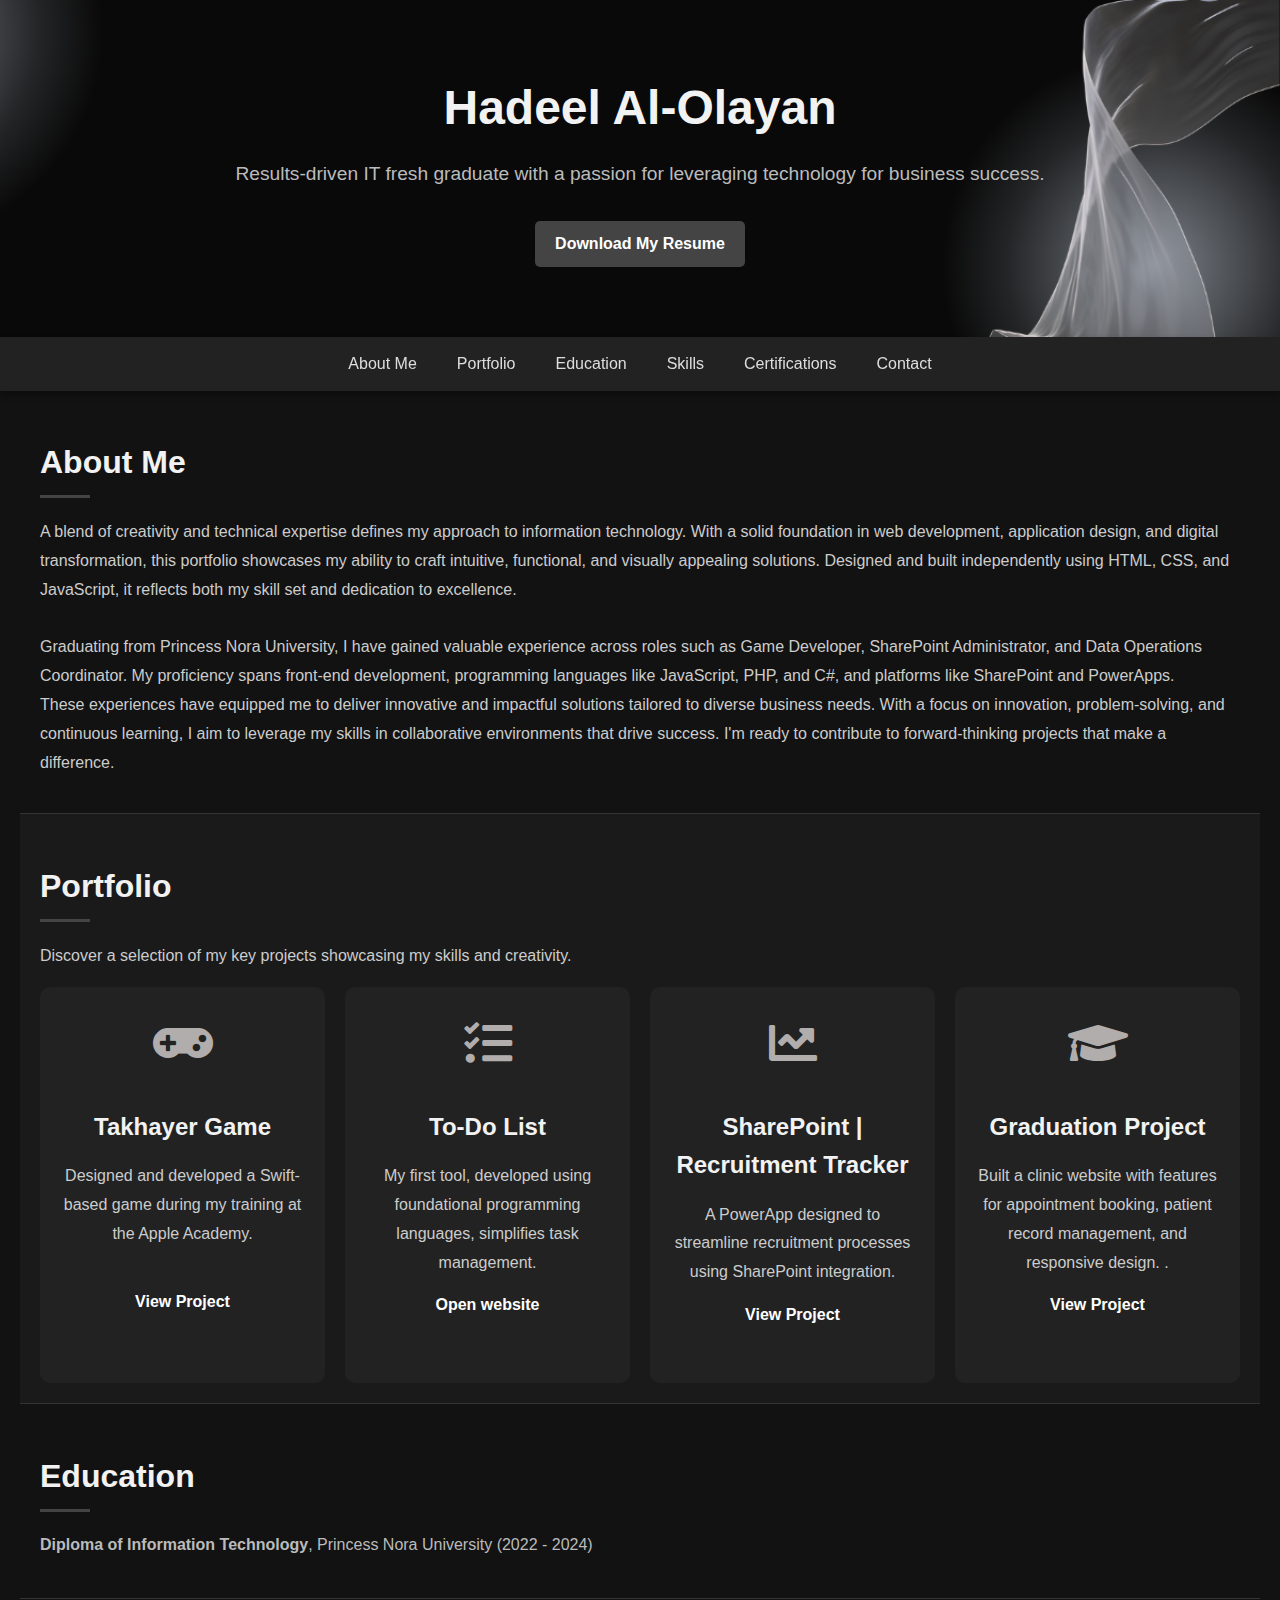
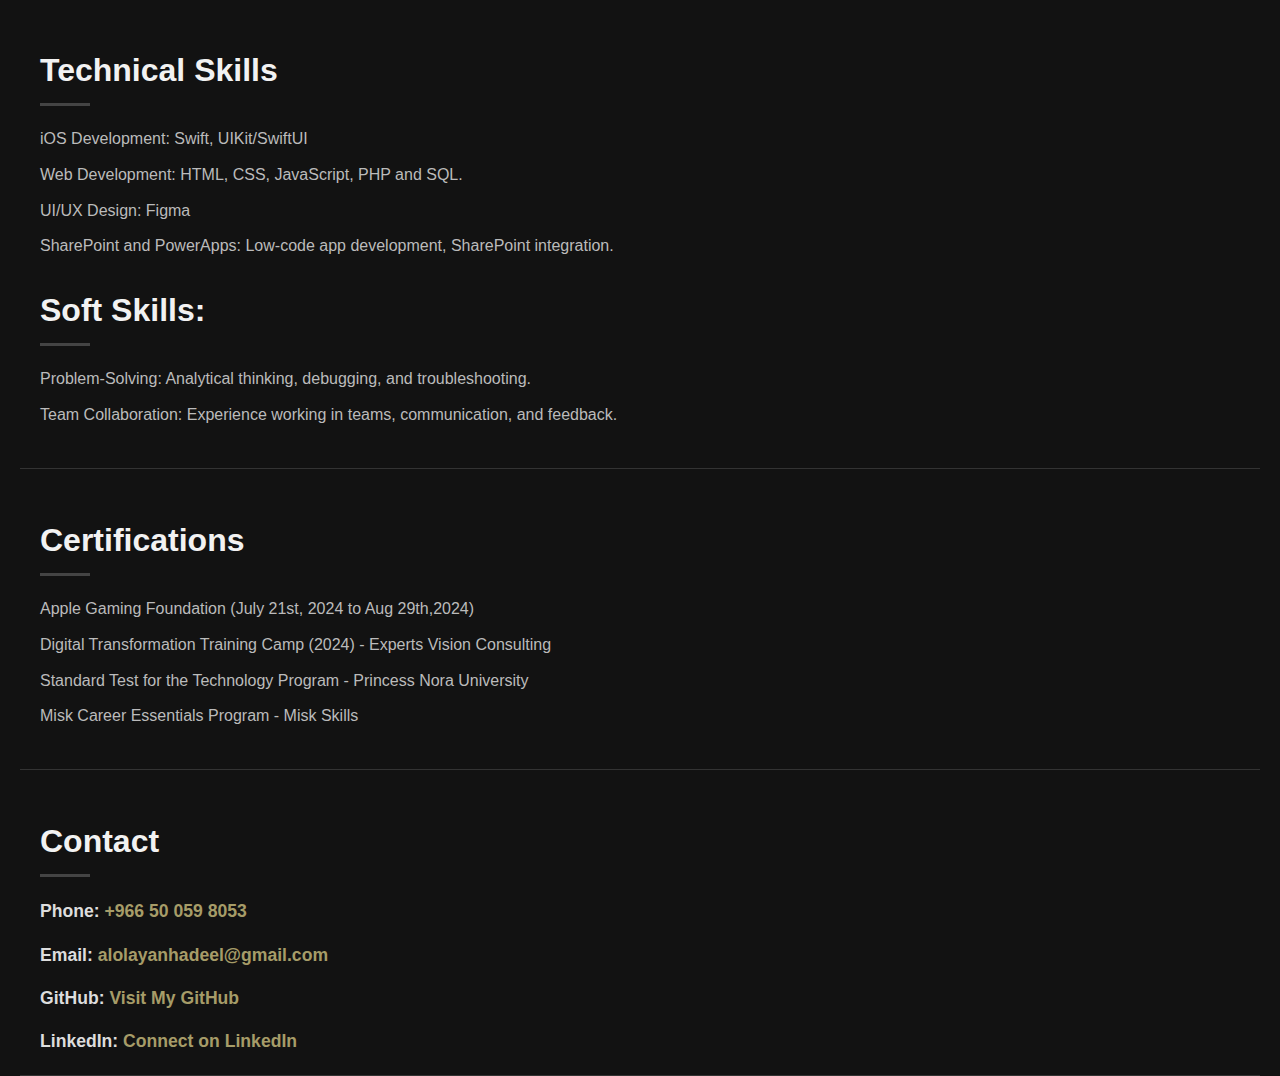
<file: index.html>
<!DOCTYPE html>
<html lang="en">
<head>
    <meta charset="UTF-8">
    <meta name="viewport" content="width=device-width, initial-scale=1.0">
    <title>Hadeel Al-Olayan - Portfolio</title>
    <link rel="icon" href="Hadeel Alolayan.png" type="image/png">
    <link href="https://cdnjs.cloudflare.com/ajax/libs/font-awesome/5.15.4/css/all.min.css" rel="stylesheet">
    <style>
        body {
            font-family: Arial, sans-serif;
            margin: 0;
            padding: 0;
            line-height: 1.6;
            background-color: #121212;
            color: #ddd;
        }

        .container {
            max-width: 1200px;
            margin: 0 auto;
            padding: 20px;
        }

        header {
    background: url('Hadeel Al-Olayan.png') no-repeat center center;
    background-size: cover;
    color: #fff;
    text-align: center;
    padding: 50px 0;
}


        header h1 {
            font-size: 3em;
            margin: 0;
            font-weight: bold;
            color: #f2f2f2;
        }

        header p {
            font-size: 1.2em;
            margin: 10px 0;
            color: #bbb;
        }

        .btn-download {
            display: inline-block;
            margin-top: 20px;
            padding: 10px 20px;
            background: #444;
            color: #fff;
            text-decoration: none;
            font-weight: bold;
            border-radius: 5px;
            transition: background-color 0.3s;
        }

        .btn-download:hover {
            background: #666;
        }

        nav {
            background: #222;
            position: sticky;
            top: 0;
            z-index: 1000;
            box-shadow: 0 4px 6px rgba(0, 0, 0, 0.3);
        }

        nav ul {
            margin: 0;
            padding: 0;
            list-style: none;
            display: flex;
            justify-content: center;
        }

        nav ul li {
            margin: 0;
        }

        nav ul li a {
            color: #ddd;
            text-decoration: none;
            padding: 14px 20px;
            display: block;
            transition: background-color 0.3s ease;
        }

        nav ul li a:hover,
        nav ul li a.active {
            background-color: #444;
            color: #fff;
        }

       
        section {
            padding: 50px 0;
            border-bottom: 1px solid #333;
        }

        h2 {
            font-size: 2em;
            font-weight: bold;
            margin-bottom: 20px;
            color: #f2f2f2;
            text-align: left;
            position: relative;
            padding-bottom: 10px;
        }

        h2::after {
            content: '';
            position: absolute;
            left: 0;
            bottom: 0;
            width: 50px;
            height: 3px;
            background: #444;
        }

        p {
            color: #ccc;
            line-height: 1.8;
        }

        ul {
            padding: 0;
            list-style: none;
            margin: 0 0 20px;
        }

        ul li {
            margin-bottom: 10px;
            color: #bbb;
        }

       
        #portfolio {
            background-color: #1a1a1a;
        }

        .portfolio-grid {
            display: grid;
            grid-template-columns: repeat(auto-fit, minmax(280px, 1fr));
            gap: 20px;
        }

        .portfolio-item {
            background-color: #222;
            border-radius: 10px;
            padding: 20px;
            text-align: center;
            transition: transform 0.3s, box-shadow 0.3s;
        }

        .portfolio-item:hover {
            transform: translateY(-5px);
            box-shadow: 0 10px 15px rgba(0, 0, 0, 0.3);
        }

        .portfolio-icon {
            font-size: 3em;
            color: #b1adad;
            margin-bottom: 15px;
        }

        .portfolio-item h3 {
            font-size: 1.5em;
            color: #f2f2f2;
            margin-bottom: 10px;
        }

        .portfolio-item p {
            font-size: 1em;
            color: #ccc;
            margin-bottom: 15px;
        }

        .portfolio-item a {
            color: #fff;
            font-weight: bold;
            text-decoration: none;
            transition: color 0.3s;
        }

        .portfolio-item a:hover {
            color: #fff;
        }

       
        .portfolio-item a::after {
            content: '↓'; 
            display: block;
            font-size: 1.2em;
            color: #a69c68;
            opacity: 0; 
            transition: opacity 0.3s ease;
            margin-top: 5px;
        }

        .portfolio-item a:hover::after {
            opacity: 1; 
        }

        footer {
            background: #1c1c1c;
            color: #bbb;
            text-align: center;
            padding: 20px 0;
        }
    

    </style>
</head>
<body>
    <header>
        <div class="container">
            <h1>Hadeel Al-Olayan</h1>
            <p>Results-driven IT fresh graduate with a passion for leveraging technology for business success.</p>
            <a href="resume.pdf" class="btn-download" download>Download My Resume</a>
        </div>
    </header>

    <nav>
      <ul>
          <li><a href="#about">About Me</a></li>
          <li><a href="#portfolio">Portfolio</a></li> 
          <li><a href="#education">Education</a></li> 
          <li><a href="#skills">Skills</a></li>
          <li><a href="#certifications">Certifications</a></li>
          <li><a href="#contact">Contact</a></li>
      </ul>
  </nav>
  

    <section id="about" class="container">
        <h2>About Me</h2>
        <p>A blend of creativity and technical expertise defines my approach to information technology. With a solid foundation in web development, application design, and digital transformation, this portfolio showcases my ability to craft intuitive, functional, and visually appealing solutions. Designed and built independently using HTML, CSS, and JavaScript, it reflects both my skill set and dedication to excellence.

        <br><br>
        Graduating from Princess Nora University, I have gained valuable experience across roles such as Game Developer, SharePoint Administrator, and Data Operations Coordinator. My proficiency spans front-end development, programming languages like JavaScript, PHP, and C#, and platforms like SharePoint and PowerApps.<br> These experiences have equipped me to deliver innovative and impactful solutions tailored to diverse business needs.
            
            With a focus on innovation, problem-solving, and continuous learning, I aim to leverage my skills in collaborative environments that drive success. I'm ready to contribute to forward-thinking projects that make a difference.</p>
    </section>

    <section id="portfolio" class="container">
        <h2>Portfolio</h2>
        <p>Discover a selection of my key projects showcasing my skills and creativity.</p>
        <div class="portfolio-grid">
         
            <div class="portfolio-item">
                <div class="portfolio-icon">
                    <i class="fas fa-gamepad"></i>
                </div>
                <h3>Takhayer Game</h3>
                <p>Designed and developed a Swift-based game during my training at the Apple Academy.</p>
                <a href="takhayer-game.html"><br>View Project</a>
            </div>
     
            <div class="portfolio-item">
                <div class="portfolio-icon">
                    <i class="fas fa-tasks"></i>
                </div>
                <h3>To-Do List</h3>
                <p>My first tool, developed using foundational programming languages, simplifies task management.</p>
                <a href="todo.html">Open website</a>
            </div>
           
            <div class="portfolio-item">
                <div class="portfolio-icon">
                    <i class="fas fa-chart-line"></i>
                </div>
                <h3>SharePoint | Recruitment Tracker</h3>
                <p>A PowerApp designed to streamline recruitment processes using SharePoint integration.</p>
                <a href="recruitment-tracker.html">View Project</a>
            </div>
          
            <div class="portfolio-item">
                <div class="portfolio-icon">
                    <i class="fas fa-graduation-cap"></i>
                </div>
                <h3>Graduation Project</h3>
                <p>Built a clinic website with features for appointment booking, patient record management, and responsive design.                    .</p>
                <a href="graduation-project.html">View Project</a>
            </div>
        </div>
    </section>

    <section id="education" class="container">
        <h2>Education</h2>
        <ul>
            <li><strong>Diploma of Information Technology</strong>, Princess Nora University (2022 - 2024)</li>
        </ul>
    </section>

    <section id="skills" class="container">
        <h2>Technical Skills</h2>
        <ul>
            <li>iOS Development: Swift, UIKit/SwiftUI</li>
            <li>Web Development: HTML, CSS, JavaScript, PHP and SQL.</li>
            <li>UI/UX Design: Figma</li>
            <li>SharePoint and PowerApps: Low-code app development, SharePoint integration.</li>
           

            <h2>Soft Skills:</h2>
            <li> Problem-Solving: Analytical thinking, debugging, and troubleshooting.</li>
            <li>Team Collaboration: Experience working in teams, communication, and feedback.</li>

        </ul>
    </section>

    <section id="certifications" class="container">
        <h2>Certifications</h2>
        <ul>
            <li>Apple Gaming Foundation (July 21st, 2024 to Aug 29th,2024) </li>
            <li>Digital Transformation Training Camp (2024) - Experts Vision Consulting</li>
            <li>Standard Test for the Technology Program - Princess Nora University</li>
            <li>Misk Career Essentials Program - Misk Skills</li>
        </ul>
    </section>

    <section id="contact" class="container">
        <h2>Contact</h2>
        <div style="display: flex; flex-direction: column; gap: 15px; font-size: 1.1em;">
        
            <div>
                <strong>Phone:</strong> 
                <a href="#" onclick="copyToClipboard('+966500598053')">+966 50 059 8053</a>
            </div>
          
            <div>
                <strong>Email:</strong> 
                <a href="#" onclick="copyToClipboard('alolayanhadeel@gmail.com')">alolayanhadeel@gmail.com</a>
            </div>
      
            <div>
                <strong>GitHub:</strong> 
                <a href="https://github.com/HadeelAlolayan" target="_blank">Visit My GitHub</a>
            </div>
       
            <div>
                <strong>LinkedIn:</strong> 
                <a href="https://www.linkedin.com/in/hadeel-alolayan-4b4bb4275" target="_blank">Connect on LinkedIn</a>
            </div>
        </div>
    </section>
    
    <script>
        function copyToClipboard(text) {
            navigator.clipboard.writeText(text).then(() => {
                alert(text + " has been copied!");
            }).catch(err => {
                alert("Failed to copy: " + err);
            });
        }
    </script>
    
    <style>
      
        #contact a {
            color: #a69c68; 
            text-decoration: none;
            font-weight: bold; 
            transition: color 0.3s ease; 
        }
    
        #contact a:hover {
            color: #fff; 
        }
    </style>
     
    <script>
        document.querySelectorAll('nav ul li a').forEach(anchor => {
            anchor.addEventListener('click', function(e) {
                e.preventDefault();
                document.querySelector(this.getAttribute('href')).scrollIntoView({
                    behavior: 'smooth'
                });
            });
        });
    </script>
</body>
</html>
</file>
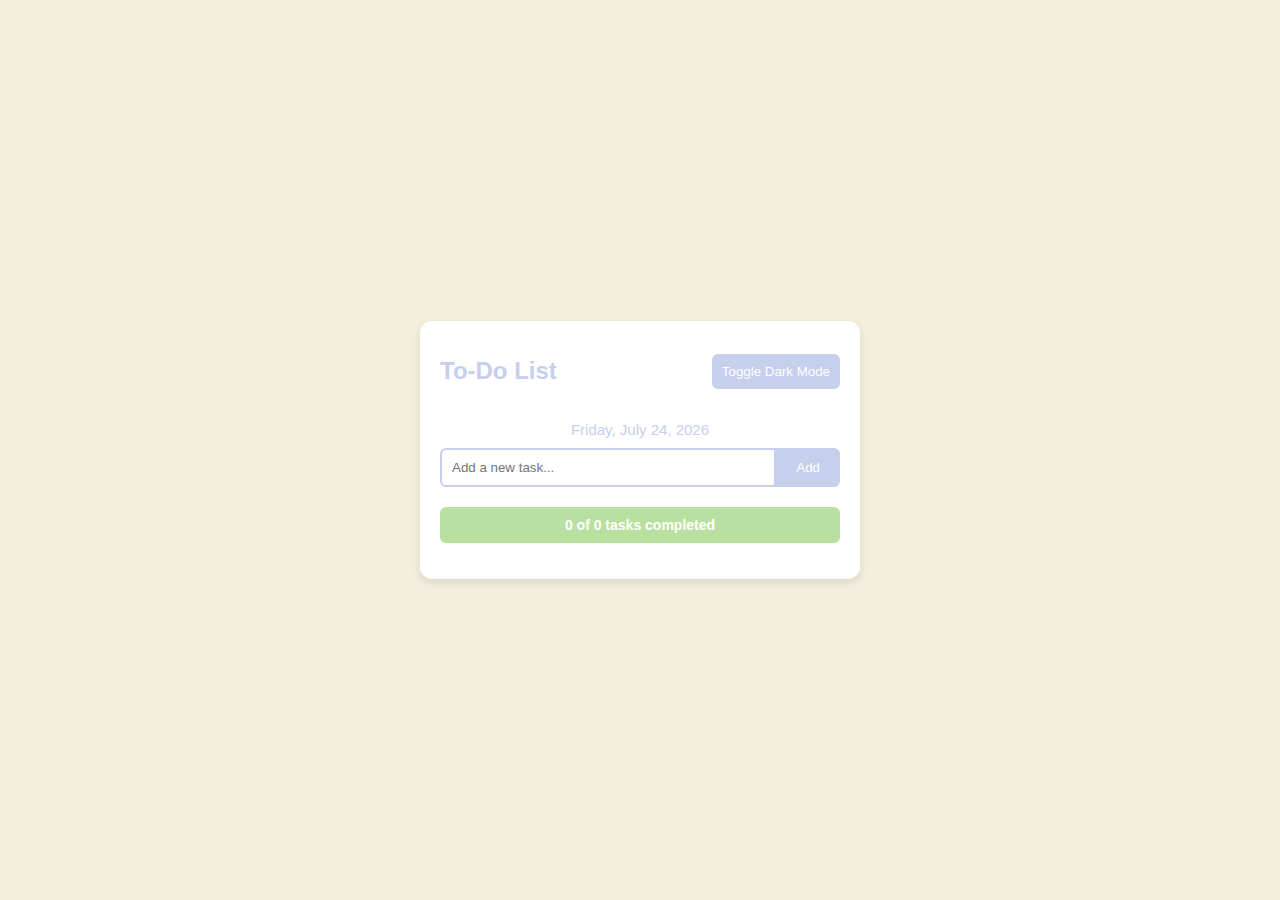
<file: __ToDo v2.html>
<!DOCTYPE html>
<html lang="en">
<head>
    <meta charset="UTF-8">
    <meta name="viewport" content="width=device-width, initial-scale=1.0">
    <title>To-Do List</title>
    <link rel="icon" href="data:image/svg+xml,<svg xmlns='http://www.w3.org/2000/svg' viewBox='0 0 100 100'><circle cx='50' cy='50' r='50' fill='%23fbaed2'/></svg>">
    <link rel="stylesheet" href="https://cdnjs.cloudflare.com/ajax/libs/font-awesome/6.0.0-beta3/css/all.min.css" integrity="sha512-Fo3rlrZj/k7ujTnHg4C+6Mrj78kf20NsBz7Sn07wQ3xUp5q6hP4sf5qzC2ttX39Y6TP1KH75BwksmCf86vc6jQ==" crossorigin="anonymous" referrerpolicy="no-referrer" />
    <style>
        :root {
            --background-light: #F4EEDD;
            --text-light: #333;
            --card-light: #FFFFFF;
            --border-light: #C6CFEC;
            --button-light: #C6CFEC;
            --button-hover-light: #A8B4DF;
            --completed-light: #F4EEDD;

            --background-dark: #2E2E2E;
            --text-dark: #F4EEDD;
            --card-dark: #3E3E3E;
            --border-dark: #A8B4DF;
            --button-dark: #6A8FDB;
            --button-hover-dark: #5C7FC4;
            --completed-dark: #555555;
        }

        body {
            margin: 0;
            font-family: Arial, sans-serif;
            display: flex;
            justify-content: center;
            align-items: center;
            height: 100vh;
            background-color: var(--background-light);
            color: var(--text-light);
            transition: background-color 0.3s, color 0.3s;
        }

        .container {
            background-color: var(--card-light);
            border-radius: 12px;
            box-shadow: 0 4px 8px rgba(0, 0, 0, 0.1);
            padding: 20px;
            width: 90%;
            max-width: 400px;
            transition: background-color 0.3s, color 0.3s;
        }

        .header {
            display: flex;
            justify-content: space-between;
            align-items: center;
            margin-bottom: 20px;
        }

        .header h1 {
            font-size: 24px;
            color: var(--border-light);
        }

        .toggle-button button {
            padding: 10px;
            border: none;
            background-color: var(--button-light);
            color: white;
            border-radius: 6px;
            cursor: pointer;
            transition: background-color 0.3s;
        }

        .toggle-button button:hover {
            background-color: var(--button-hover-light);
        }

        .date-display {
            font-size: 15px;
            color: var(--button-light);
            margin-bottom: 10px;
            text-align: center;
        }

        .task-input {
            display: flex;
            margin-bottom: 20px;
        }

        .task-input input {
            flex: 1;
            padding: 10px;
            border: 2px solid var(--border-light);
            border-radius: 6px 0 0 6px;
            outline: none;
        }

        .task-input button {
            padding: 10px 20px;
            border: none;
            background-color: var(--button-light);
            color: white;
            border-radius: 0 6px 6px 0;
            cursor: pointer;
            transition: background-color 0.3s;
        }

        .task-input button:hover {
            background-color: var(--button-hover-light);
        }

        .task-list {
            list-style: none;
            padding: 0;
        }

        .task-list li {
            display: flex;
            justify-content: center;
            align-items: center;
            padding: 10px;
            border: 2px solid var(--border-light);
            border-radius: 6px;
            margin-bottom: 10px;
            background-color: var(--card-light);
            transition: background-color 0.3s, color 0.3s;
            text-align: center;
        }

        .task-list li .task-text {
            flex: 1;
            color: var(--text-light);
            text-align: center;
        }

        .task-list li.completed .task-text {
            text-decoration: line-through;
            color: var(--completed-light);
        }

        .task-list li .btn-group {
            display: flex;
            gap: 10px;
        }

        .task-list li .btn-group button {
            border: none;
            padding: 5px 10px;
            border-radius: 4px;
            cursor: pointer;
        }

        .task-list li .btn-group .delete-btn {
            background-color: #FF6B6B;
            color: white;
        }

        .task-list li .btn-group .complete-btn {
            background-color: #D7E3AB;
            color: white;
        }

        .progress {
            text-align: center;
            margin: 10px 0;
            font-size: 14px;
            font-weight: bold;
            background-color: #B8E0A0;
            padding: 10px;
            border-radius: 6px;
            color: #fff;
        }

        .dark-mode {
            --background-light: var(--background-dark);
            --text-light: var(--text-dark);
            --card-light: var(--card-dark);
            --border-light: var(--border-dark);
            --button-light: var(--button-dark);
            --button-hover-light: var(--button-hover-dark);
            --completed-light: var(--completed-dark);
        }
    </style>
</head>
<body>
    <div class="container">
        <div class="header">
            <h1>To-Do List</h1>
            <div class="toggle-button">
                <button onclick="toggleDarkMode()">Toggle Dark Mode</button>
            </div>
        </div>
        <div class="date-display" id="dateDisplay"></div>
        <div class="task-input">
            <input type="text" id="taskInput" placeholder="Add a new task..." onkeypress="if(event.key === 'Enter') addTask();">
            <button onclick="addTask()">Add</button>
        </div>
        <div class="progress" id="progressDisplay">0 of 0 tasks completed</div>
        <ul class="task-list" id="taskList"></ul>
    </div>

    <script>
        function displayDate() {
            const dateDisplay = document.getElementById('dateDisplay');
            const today = new Date();
            const options = { weekday: 'long', year: 'numeric', month: 'long', day: 'numeric' };
            dateDisplay.textContent = today.toLocaleDateString('en-US', options);
        }

        function updateProgress() {
            const tasks = document.querySelectorAll('#taskList li');
            const completedTasks = document.querySelectorAll('#taskList li.completed');
            const progressDisplay = document.getElementById('progressDisplay');
            progressDisplay.textContent = `${completedTasks.length} of ${tasks.length} tasks completed`;
        }

        function addTask() {
            const taskInput = document.getElementById('taskInput');
            const taskText = taskInput.value.trim();

            if (taskText === '') {
                alert('Please enter a task.');
                return;
            }

            const taskList = document.getElementById('taskList');
            const listItem = document.createElement('li');

            listItem.innerHTML = `
                <span class="task-text">${taskText}</span>
                <div class="btn-group">
                    <button class="complete-btn" onclick="toggleComplete(this)">Complete</button>
                    <button class="delete-btn" onclick="deleteTask(this)">Delete</button>
                </div>
            `;

            taskList.appendChild(listItem);
            taskInput.value = '';
            updateProgress();
        }

        function toggleComplete(button) {
            const taskItem = button.parentElement.parentElement;
            taskItem.classList.toggle('completed');
            if (taskItem.classList.contains('completed')) {
                button.textContent = "Uncomplete";
            } else {
                button.textContent = "Complete";
            }
            updateProgress();
        }

        function deleteTask(button) {
            const taskItem = button.parentElement.parentElement;
            taskItem.remove();
            updateProgress();
        }

        function toggleDarkMode() {
            document.body.classList.toggle('dark-mode');
        }

        displayDate();
    </script>
</body>
</html>
</file>
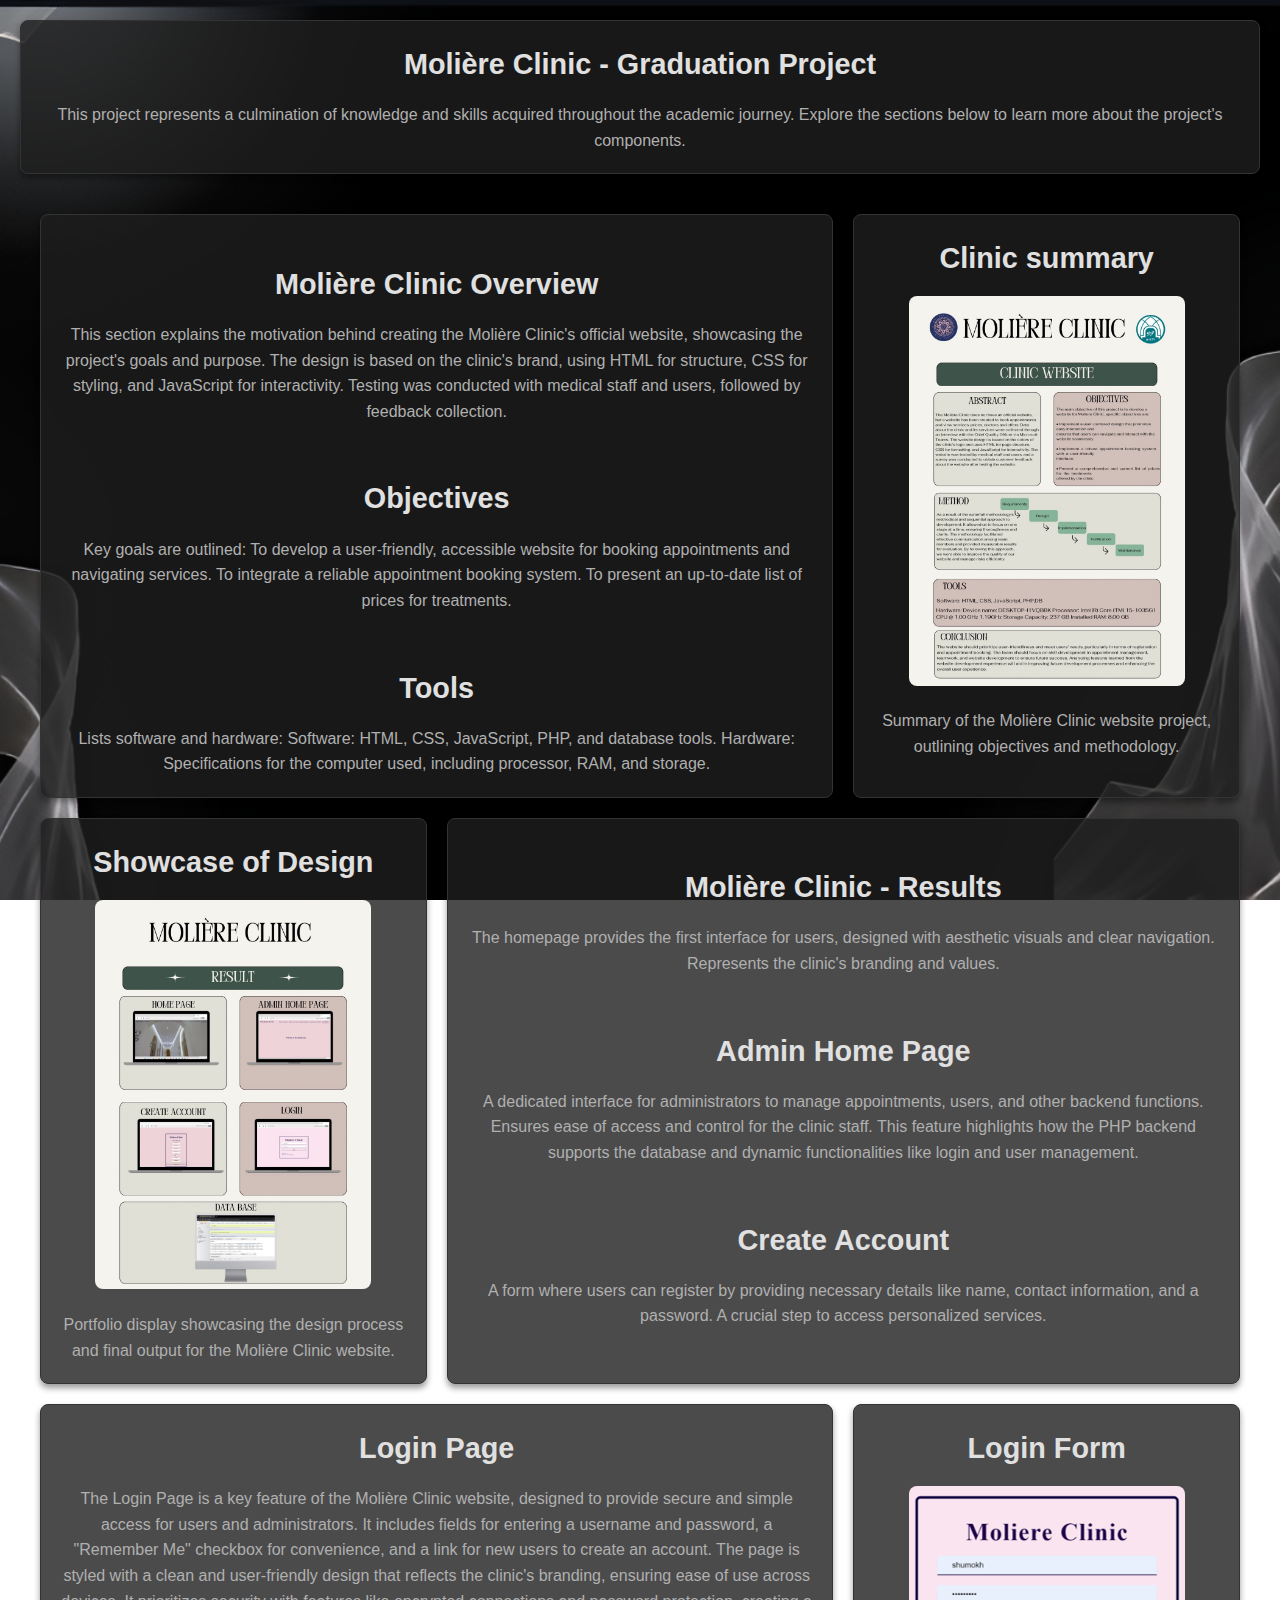
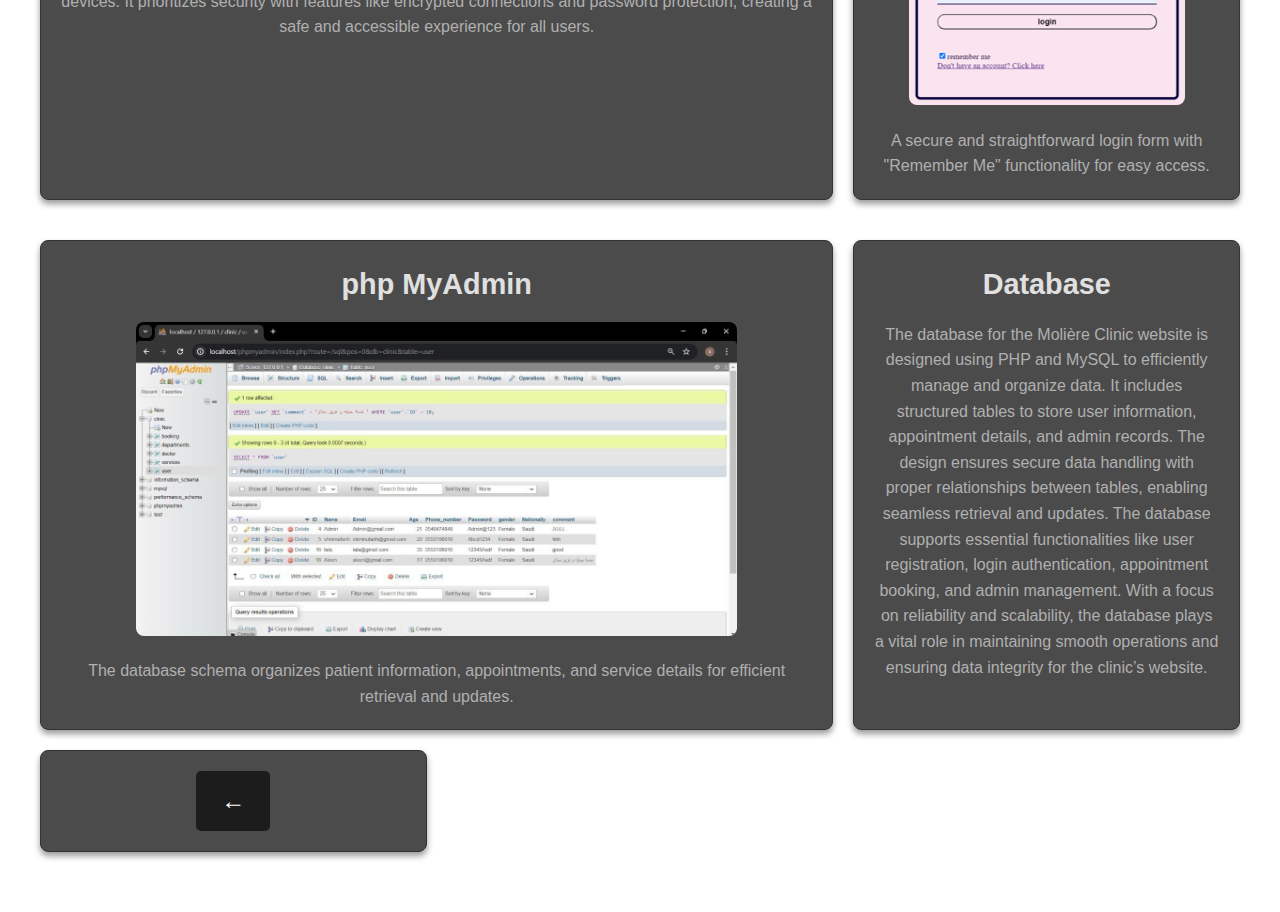
<file: graduation-project.html>
<!DOCTYPE html> 
<html lang="en">
<head>
  <meta charset="UTF-8">
  
  <meta name="viewport" content="width=device-width, initial-scale=1.0">
  <link rel="icon" href="Hadeel Alolayan.png" type="image/png">
  <title>Graduation Project</title>
  <style>
    * {
      margin: 0;
      padding: 0;
      box-sizing: border-box;
    }
    body {
      font-family: 'Arial', sans-serif;
      background: url('bg.png') no-repeat center center fixed; 
      background-size: cover; 
      color: #333;
      line-height: 1.6;
      padding: 20px;
      min-height: 100vh;
    }

    .grid {
      display: grid;
      grid-template-columns: repeat(3, 1fr);
      gap: 20px;
      margin: 40px auto;
      max-width: 1200px;
    }

    .full-width {
      grid-column: span 2;
    }

    .section {
      background-color: rgba(30, 30, 30, 0.8); 
      border: 1px solid #333;
      border-radius: 8px;
      box-shadow: 0 4px 6px rgba(0, 0, 0, 0.4);
      padding: 20px;
      overflow: hidden;
      text-align: center;
      transition: transform 0.3s ease, box-shadow 0.3s ease;
    }

    .section:hover {
      transform: translateY(-5px);
      box-shadow: 0 8px 12px rgba(0, 0, 0, 0.6);
    }

    .section img {
      width: 80%;
      height: auto;
      border-radius: 8px;
      margin-bottom: 15px;
    }

    h1, h2, h3 {
      font-family: 'Oswald', sans-serif;
      margin-bottom: 10px;
    }

    h1 {
      font-size: 2.5rem;
      text-align: center;
      color: #f5f5f5;
      margin-bottom: 20px;
    }

    h2 {
      font-size: 1.8rem;
      margin-bottom: 15px;
      color: #e0e0e0;
    }

    h3 {
      font-size: 1.2rem;
      margin-bottom: 5px;
    }

    p {
      font-size: 1rem;
      color: #b0b0b0;
    }

   
    .circle-container {
      display: flex;
      justify-content: space-around;
      margin-top: 20px;
    }

    .circle {
      width: 80px;
      height: 80px;
      border-radius: 50%;
      background-color: #333;
      display: flex;
      justify-content: center;
      align-items: center;
      font-size: 1.2rem;
      font-weight: bold;
      color: #333;
      cursor: pointer;
      transition: background-color 0.3s ease, transform 0.3s ease;
    }

    .circle:hover {
      background-color: #fff;
      color: #b0b0b0;
      transform: scale(1.1);
    }

   
    footer {
      text-align: center;
      margin-top: 40px;
      font-size: 0.9rem;
      color: #333;
    }

    footer a {
      text-decoration: none;
      color: #333;
    }

    footer a:hover {
      text-decoration: underline;
    }

    
    .home-button {
      display: inline-block;
      padding: 12px 25px;
      font-size: 1.5rem;
      font-weight: 600;
      color: #fff;
      background-color: #1c1c1c;
      border-radius: 5px;
      text-decoration: none;
      transition: background-color 0.3s ease, transform 0.3s ease;
      text-align: center;
      line-height: 1.5;
    }

    .home-button:hover {
      background-color: #0d0d0d;
      transform: translateY(-2px);
    }
  </style>
</head>
<body>

  <div class="section">
    <h2>Molière Clinic - Graduation Project </h2>
    <p>
      This project represents a culmination of knowledge and skills acquired throughout the academic journey. Explore the sections below to learn more about the project's components.
    </p>
  </div>

  <div class="grid">
   
    <div class="section full-width">
      <br><h2>Molière Clinic Overview</h2>
      <p>
        This section explains the motivation behind creating the Molière Clinic's official website, showcasing the project's goals and purpose. The design is based on the clinic's brand, using HTML for structure, CSS for styling, and JavaScript for interactivity. Testing was conducted with medical staff and users, followed by feedback collection.
      </p><br><br>
      <h2>Objectives</h2>
      <p>Key goals are outlined:
        To develop a user-friendly, accessible website for booking appointments and navigating services.
        To integrate a reliable appointment booking system.
        To present an up-to-date list of prices for treatments.
        </p><br><br>
        <h2>Tools</h2> 
        <p>Lists software and hardware:
          Software: HTML, CSS, JavaScript, PHP, and database tools.
          Hardware: Specifications for the computer used, including processor, RAM, and storage.</p>
    </div>

   
    <div class="section">
      <h2>Clinic summary</h2>
      <img src="Molier 0 .jpg" alt="Main Interface">
      <p>Summary of the Molière Clinic website project, outlining objectives and methodology.     </p>
    </div>

    
    <div class="section">
      <h2>Showcase of Design</h2>
      <img src="Molier 1.jpg" alt="Additional Features">
      <p>
        Portfolio display showcasing the design process and final output for the Molière Clinic website.
      </p>
    </div>

    
    <div class="section full-width">
     <br> <h2>Molière Clinic - Results</h2>
      <p>The homepage provides the first interface for users, designed with aesthetic visuals and clear navigation.
        Represents the clinic's branding and values.</p><br><br>
        <h2>Admin Home Page</h2>
        <p>A dedicated interface for administrators to manage appointments, users, and other backend functions. Ensures ease of access and control for the clinic staff.
        This feature highlights how the PHP backend supports the database and dynamic functionalities like login and user management.
      </p><br><br>
      <h2>Create Account </h2>
      <p>A form where users can register by providing necessary details like name, contact information, and a password. A crucial step to access personalized services.</p>
    </div>
    <div class="section full-width">
        <h2>Login Page</h2>
        <p>
          The Login Page is a key feature of the Molière Clinic website, designed to provide secure and simple access for users and administrators. It includes fields for entering a username and password, a "Remember Me" checkbox for convenience, and a link for new users to create an account. The page is styled with a clean and user-friendly design that reflects the clinic's branding, ensuring ease of use across devices. It prioritizes security with features like encrypted connections and password protection, creating a safe and accessible experience for all users.</p>
      </div>
  
     
      <div class="section">
        <h2>Login Form</h2>
        <img src="login.png" alt="Login Page">
        <p>
         A secure and straightforward login form with "Remember Me" functionality for easy access.
        </p>
      </div>
  </div>
  <div class="grid">
    <div class="section full-width">
      <h2>php MyAdmin </h2>
      <img src="php.jpg" alt="Database Structure">
      <p>
        The database schema organizes patient information, appointments, and service details for efficient retrieval and updates.
       </p>
    </div>

    <div class="section">
      <h2>Database</h2>
      <p>
       The database for the Molière Clinic website is designed using PHP and MySQL to efficiently manage and organize data. It includes structured tables to store user information, appointment details, and admin records. The design ensures secure data handling with proper relationships between tables, enabling seamless retrieval and updates. The database supports essential functionalities like user registration, login authentication, appointment booking, and admin management. With a focus on reliability and scalability, the database plays a vital role in maintaining smooth operations and ensuring data integrity for the clinic’s website.
      </p>
    </div>

<div class="section">
    <a href="index.html" class="home-button" title="Back to Home Page">
      &#x2190;
    </a>
  </div>

  <script>
   
    function updateProgress(element) {
      const currentProgress = element.innerText;
      alert(`You clicked on progress: ${currentProgress}`);
    }
  </script>
</body>
</html>
</file>
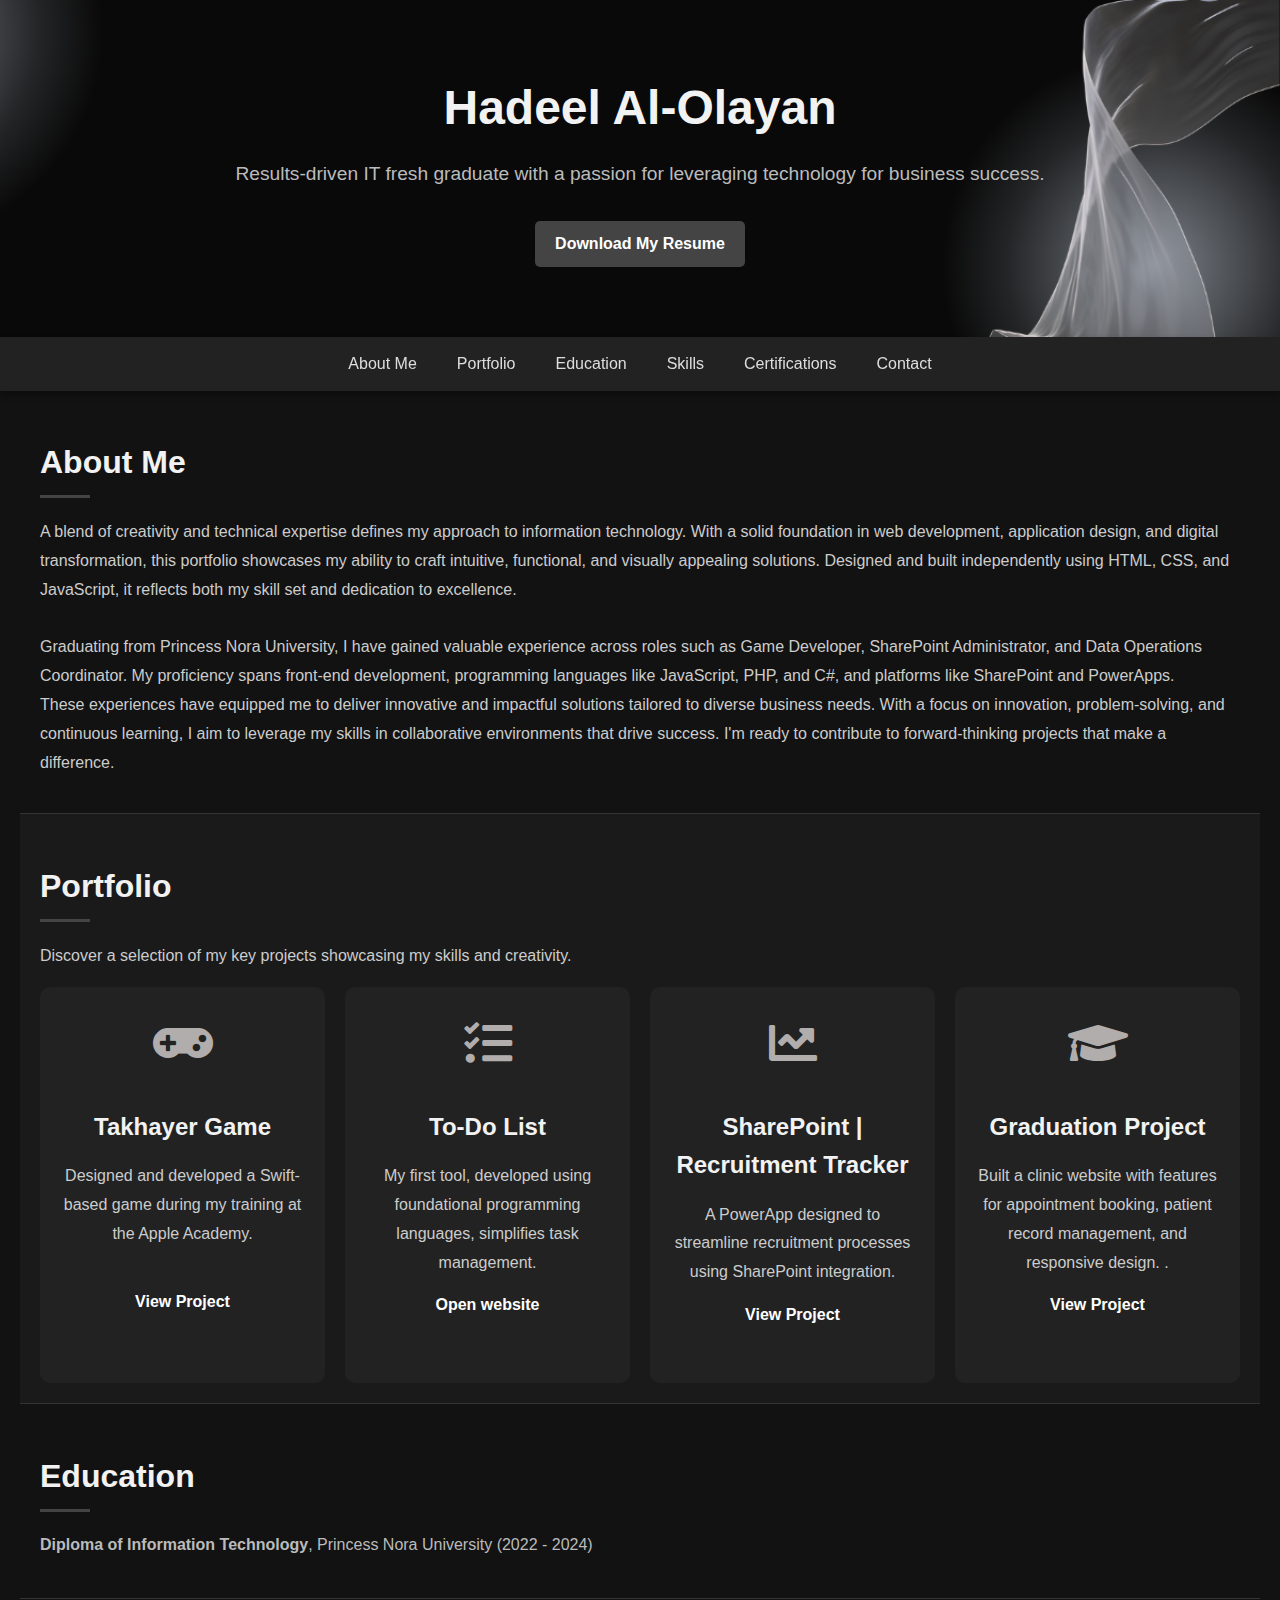
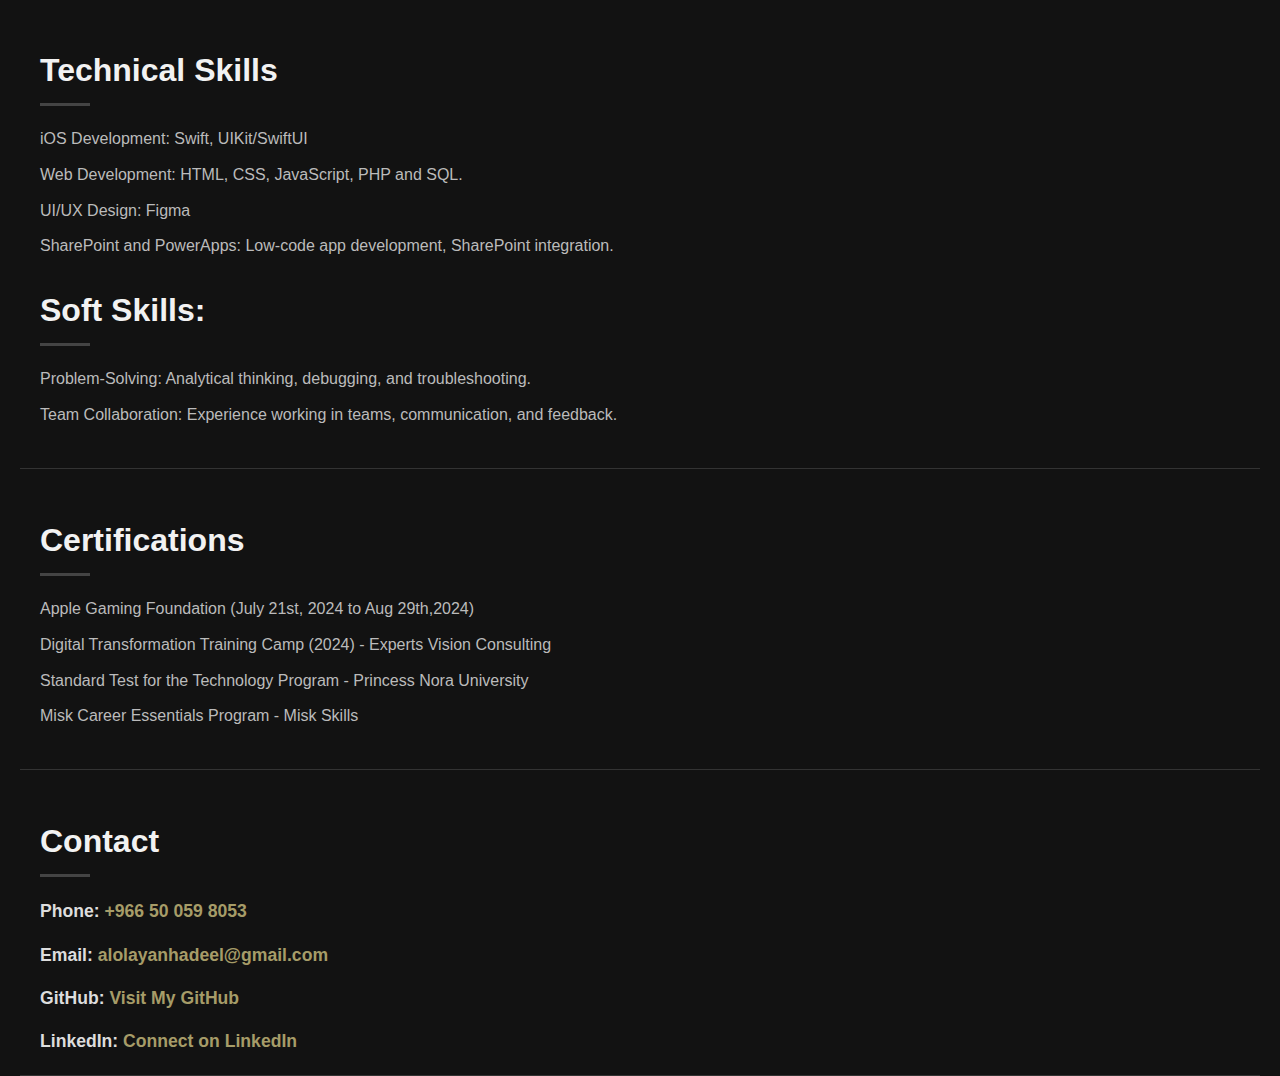
<file: had.html>
<!DOCTYPE html>
<html lang="en">
<head>
    <meta charset="UTF-8">
    <meta name="viewport" content="width=device-width, initial-scale=1.0">
    <title>Hadeel Al-Olayan - Portfolio</title>
    <link rel="icon" href="Hadeel Alolayan.png" type="image/png">
    <link href="https://cdnjs.cloudflare.com/ajax/libs/font-awesome/5.15.4/css/all.min.css" rel="stylesheet">
    <style>
        body {
            font-family: Arial, sans-serif;
            margin: 0;
            padding: 0;
            line-height: 1.6;
            background-color: #121212;
            color: #ddd;
        }

        .container {
            max-width: 1200px;
            margin: 0 auto;
            padding: 20px;
        }

        header {
    background: url('Hadeel Al-Olayan.png') no-repeat center center;
    background-size: cover;
    color: #fff;
    text-align: center;
    padding: 50px 0;
}


        header h1 {
            font-size: 3em;
            margin: 0;
            font-weight: bold;
            color: #f2f2f2;
        }

        header p {
            font-size: 1.2em;
            margin: 10px 0;
            color: #bbb;
        }

        .btn-download {
            display: inline-block;
            margin-top: 20px;
            padding: 10px 20px;
            background: #444;
            color: #fff;
            text-decoration: none;
            font-weight: bold;
            border-radius: 5px;
            transition: background-color 0.3s;
        }

        .btn-download:hover {
            background: #666;
        }

        nav {
            background: #222;
            position: sticky;
            top: 0;
            z-index: 1000;
            box-shadow: 0 4px 6px rgba(0, 0, 0, 0.3);
        }

        nav ul {
            margin: 0;
            padding: 0;
            list-style: none;
            display: flex;
            justify-content: center;
        }

        nav ul li {
            margin: 0;
        }

        nav ul li a {
            color: #ddd;
            text-decoration: none;
            padding: 14px 20px;
            display: block;
            transition: background-color 0.3s ease;
        }

        nav ul li a:hover,
        nav ul li a.active {
            background-color: #444;
            color: #fff;
        }

       
        section {
            padding: 50px 0;
            border-bottom: 1px solid #333;
        }

        h2 {
            font-size: 2em;
            font-weight: bold;
            margin-bottom: 20px;
            color: #f2f2f2;
            text-align: left;
            position: relative;
            padding-bottom: 10px;
        }

        h2::after {
            content: '';
            position: absolute;
            left: 0;
            bottom: 0;
            width: 50px;
            height: 3px;
            background: #444;
        }

        p {
            color: #ccc;
            line-height: 1.8;
        }

        ul {
            padding: 0;
            list-style: none;
            margin: 0 0 20px;
        }

        ul li {
            margin-bottom: 10px;
            color: #bbb;
        }

       
        #portfolio {
            background-color: #1a1a1a;
        }

        .portfolio-grid {
            display: grid;
            grid-template-columns: repeat(auto-fit, minmax(280px, 1fr));
            gap: 20px;
        }

        .portfolio-item {
            background-color: #222;
            border-radius: 10px;
            padding: 20px;
            text-align: center;
            transition: transform 0.3s, box-shadow 0.3s;
        }

        .portfolio-item:hover {
            transform: translateY(-5px);
            box-shadow: 0 10px 15px rgba(0, 0, 0, 0.3);
        }

        .portfolio-icon {
            font-size: 3em;
            color: #b1adad;
            margin-bottom: 15px;
        }

        .portfolio-item h3 {
            font-size: 1.5em;
            color: #f2f2f2;
            margin-bottom: 10px;
        }

        .portfolio-item p {
            font-size: 1em;
            color: #ccc;
            margin-bottom: 15px;
        }

        .portfolio-item a {
            color: #fff;
            font-weight: bold;
            text-decoration: none;
            transition: color 0.3s;
        }

        .portfolio-item a:hover {
            color: #fff;
        }

       
        .portfolio-item a::after {
            content: '↓'; 
            display: block;
            font-size: 1.2em;
            color: #a69c68;
            opacity: 0; 
            transition: opacity 0.3s ease;
            margin-top: 5px;
        }

        .portfolio-item a:hover::after {
            opacity: 1; 
        }

        footer {
            background: #1c1c1c;
            color: #bbb;
            text-align: center;
            padding: 20px 0;
        }
    

    </style>
</head>
<body>
    <header>
        <div class="container">
            <h1>Hadeel Al-Olayan</h1>
            <p>Results-driven IT fresh graduate with a passion for leveraging technology for business success.</p>
            <a href="resume.pdf" class="btn-download" download>Download My Resume</a>
        </div>
    </header>

    <nav>
      <ul>
          <li><a href="#about">About Me</a></li>
          <li><a href="#portfolio">Portfolio</a></li> 
          <li><a href="#education">Education</a></li> 
          <li><a href="#skills">Skills</a></li>
          <li><a href="#certifications">Certifications</a></li>
          <li><a href="#contact">Contact</a></li>
      </ul>
  </nav>
  

    <section id="about" class="container">
        <h2>About Me</h2>
        <p>A blend of creativity and technical expertise defines my approach to information technology. With a solid foundation in web development, application design, and digital transformation, this portfolio showcases my ability to craft intuitive, functional, and visually appealing solutions. Designed and built independently using HTML, CSS, and JavaScript, it reflects both my skill set and dedication to excellence.

        <br><br>
        Graduating from Princess Nora University, I have gained valuable experience across roles such as Game Developer, SharePoint Administrator, and Data Operations Coordinator. My proficiency spans front-end development, programming languages like JavaScript, PHP, and C#, and platforms like SharePoint and PowerApps.<br> These experiences have equipped me to deliver innovative and impactful solutions tailored to diverse business needs.
            
            With a focus on innovation, problem-solving, and continuous learning, I aim to leverage my skills in collaborative environments that drive success. I'm ready to contribute to forward-thinking projects that make a difference.</p>
    </section>

    <section id="portfolio" class="container">
        <h2>Portfolio</h2>
        <p>Discover a selection of my key projects showcasing my skills and creativity.</p>
        <div class="portfolio-grid">
         
            <div class="portfolio-item">
                <div class="portfolio-icon">
                    <i class="fas fa-gamepad"></i>
                </div>
                <h3>Takhayer Game</h3>
                <p>Designed and developed a Swift-based game during my training at the Apple Academy.</p>
                <a href="takhayer-game.html"><br>View Project</a>
            </div>
     
            <div class="portfolio-item">
                <div class="portfolio-icon">
                    <i class="fas fa-tasks"></i>
                </div>
                <h3>To-Do List</h3>
                <p>My first tool, developed using foundational programming languages, simplifies task management.</p>
                <a href="todo-list.lnk">Open website</a>
            </div>
           
            <div class="portfolio-item">
                <div class="portfolio-icon">
                    <i class="fas fa-chart-line"></i>
                </div>
                <h3>SharePoint | Recruitment Tracker</h3>
                <p>A PowerApp designed to streamline recruitment processes using SharePoint integration.</p>
                <a href="recruitment-tracker.html">View Project</a>
            </div>
          
            <div class="portfolio-item">
                <div class="portfolio-icon">
                    <i class="fas fa-graduation-cap"></i>
                </div>
                <h3>Graduation Project</h3>
                <p>Built a clinic website with features for appointment booking, patient record management, and responsive design.                    .</p>
                <a href="graduation-project.html">View Project</a>
            </div>
        </div>
    </section>

    <section id="education" class="container">
        <h2>Education</h2>
        <ul>
            <li><strong>Diploma of Information Technology</strong>, Princess Nora University (2022 - 2024)</li>
        </ul>
    </section>

    <section id="skills" class="container">
        <h2>Technical Skills</h2>
        <ul>
            <li>iOS Development: Swift, UIKit/SwiftUI</li>
            <li>Web Development: HTML, CSS, JavaScript, PHP and SQL.</li>
            <li>UI/UX Design: Figma</li>
            <li>SharePoint and PowerApps: Low-code app development, SharePoint integration.</li>
           

            <h2>Soft Skills:</h2>
            <li> Problem-Solving: Analytical thinking, debugging, and troubleshooting.</li>
            <li>Team Collaboration: Experience working in teams, communication, and feedback.</li>

        </ul>
    </section>

    <section id="certifications" class="container">
        <h2>Certifications</h2>
        <ul>
            <li>Apple Gaming Foundation (July 21st, 2024 to Aug 29th,2024) </li>
            <li>Digital Transformation Training Camp (2024) - Experts Vision Consulting</li>
            <li>Standard Test for the Technology Program - Princess Nora University</li>
            <li>Misk Career Essentials Program - Misk Skills</li>
        </ul>
    </section>

    <section id="contact" class="container">
        <h2>Contact</h2>
        <div style="display: flex; flex-direction: column; gap: 15px; font-size: 1.1em;">
        
            <div>
                <strong>Phone:</strong> 
                <a href="#" onclick="copyToClipboard('+966500598053')">+966 50 059 8053</a>
            </div>
          
            <div>
                <strong>Email:</strong> 
                <a href="#" onclick="copyToClipboard('alolayanhadeel@gmail.com')">alolayanhadeel@gmail.com</a>
            </div>
      
            <div>
                <strong>GitHub:</strong> 
                <a href="https://github.com/HadeelAlolayan" target="_blank">Visit My GitHub</a>
            </div>
       
            <div>
                <strong>LinkedIn:</strong> 
                <a href="https://www.linkedin.com/in/hadeel-alolayan-4b4bb4275" target="_blank">Connect on LinkedIn</a>
            </div>
        </div>
    </section>
    
    <script>
        function copyToClipboard(text) {
            navigator.clipboard.writeText(text).then(() => {
                alert(text + " has been copied!");
            }).catch(err => {
                alert("Failed to copy: " + err);
            });
        }
    </script>
    
    <style>
      
        #contact a {
            color: #a69c68; 
            text-decoration: none;
            font-weight: bold; 
            transition: color 0.3s ease; 
        }
    
        #contact a:hover {
            color: #fff; 
        }
    </style>
     
    <script>
        document.querySelectorAll('nav ul li a').forEach(anchor => {
            anchor.addEventListener('click', function(e) {
                e.preventDefault();
                document.querySelector(this.getAttribute('href')).scrollIntoView({
                    behavior: 'smooth'
                });
            });
        });
    </script>
</body>
</html>
</file>
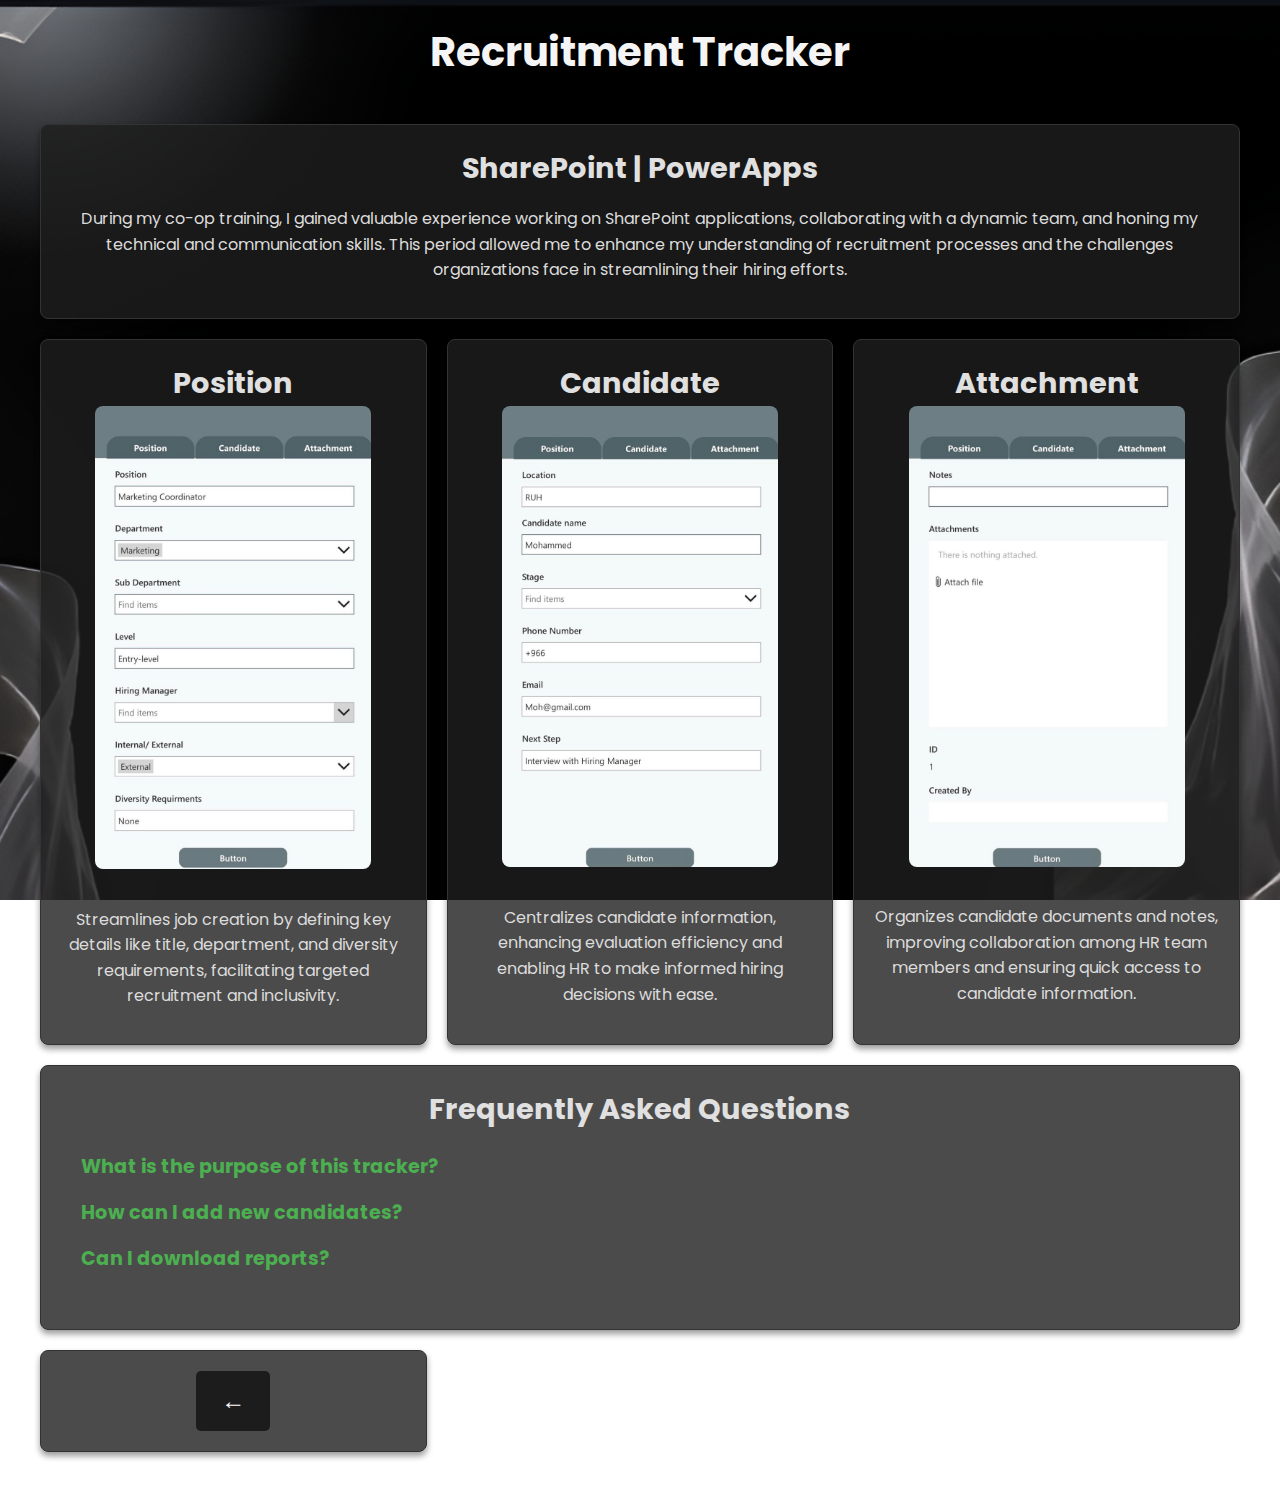
<file: recruitment-tracker.html>
<!DOCTYPE html>
<html lang="en">
<head>
  <meta charset="UTF-8">
  <meta name="viewport" content="width=device-width, initial-scale=1.0">
  <title>Recruitment Tracker</title>
  <link rel="icon" href="Hadeel Alolayan.png" type="image/png">
  <link href="https://fonts.googleapis.com/css2?family=Poppins:wght@400;600&display=swap" rel="stylesheet">
  <style>
    * {
      margin: 0;
      padding: 0;
      box-sizing: border-box;
    }

   
    body {
      font-family: 'Poppins', sans-serif; 
      background: url('bg.png') no-repeat center center fixed;
      background-size: cover;
      color: #333;
      line-height: 1.6;
      padding: 20px;
      min-height: 100vh;
    }

    .grid {
      display: grid;
      grid-template-columns: repeat(auto-fit, minmax(300px, 1fr));
      gap: 20px;
      margin: 40px auto;
      max-width: 1200px;
    }

    .full-width {
      grid-column: span 3;
    }

    .section {
      background-color: rgba(30, 30, 30, 0.8);
      border: 1px solid #333;
      border-radius: 8px;
      box-shadow: 0 4px 6px rgba(0, 0, 0, 0.4);
      padding: 20px;
      text-align: center;
      transition: transform 0.3s ease, box-shadow 0.3s ease;
    }

    .section:hover {
      transform: translateY(-5px);
      box-shadow: 0 8px 12px rgba(0, 0, 0, 0.6);
    }

    .section img {
      width: 80%;
      height: auto;
      border-radius: 8px;
      margin-bottom: 15px;
    }

    h1 {
      font-size: 2.5rem;
      text-align: center;
      color: #f5f5f5;
      margin-bottom: 20px;
    }

    h2 {
      font-size: 1.8rem;
      color: #e0e0e0;
    }

    h3 {
      font-size: 1.2rem;
      color: #b0b0b0;
    }

    p {
      font-size: 1rem;
      color: #dcdcdc;
      margin: 15px 0;
    }

    footer {
      text-align: center;
      margin-top: 40px;
      font-size: 0.9rem;
      color: #fff;
    }

    footer a {
      text-decoration: none;
      color: #4CAF50;
    }

    footer a:hover {
      text-decoration: underline;
    }

    .faq {
      text-align: left;
      padding: 20px;
    }

    .faq-item {
      margin-bottom: 15px;
    }

    .faq-item h3 {
      cursor: pointer;
      margin-bottom: 5px;
      color: #4CAF50;
    }

    .faq-item p {
      display: none;
    }

    .faq-item.active p {
      display: block;
    }

    .updates {
      list-style: none;
      padding: 0;
    }

    .updates li {
      margin-bottom: 10px;
      color: #dcdcdc;
    }
    
    .home-button {
      display: inline-block;
      padding: 12px 25px;
      font-size: 1.5rem;
      font-weight: 600;
      color: #fff;
      background-color: #1c1c1c;
      border-radius: 5px;
      text-decoration: none;
      transition: background-color 0.3s ease, transform 0.3s ease;
      text-align: center;
      line-height: 1.5;
    }

    .home-button:hover {
      background-color: #0d0d0d;
      transform: translateY(-2px);
    }
  </style>
</head>
<body>
  <h1>Recruitment Tracker</h1>

  <div class="grid">
    <div class="section full-width">
      <h2>SharePoint | PowerApps</h2>
      <p>
        During my co-op training, I gained valuable experience working on SharePoint applications, collaborating with a dynamic team, and honing my technical and communication skills. 
        This period allowed me to enhance my understanding of recruitment processes and the challenges organizations face in streamlining their hiring efforts.
      </p>
    </div>

    <div class="section">
      <h2>Position</h2>
      <img src="photo_5780388354322450075_y.jpg" alt="Position Section">
      <p>Streamlines job creation by defining key details like title, department, and diversity requirements, facilitating targeted recruitment and inclusivity.</p>
    </div>

    <div class="section">
      <h2>Candidate</h2>
      <img src="photo_5780388354322450074_y.jpg" alt="Candidate Section">
      <p>Centralizes candidate information, enhancing evaluation efficiency and enabling HR to make informed hiring decisions with ease.</p>
    </div>

    <div class="section">
      <h2>Attachment</h2>
      <img src="photo_5780388354322450073_y.jpg" alt="Attachment Section">
      <p>Organizes candidate documents and notes, improving collaboration among HR team members and ensuring quick access to candidate information.</p>
    </div>

    <div class="section full-width">
      <h2>Frequently Asked Questions</h2>
      <div class="faq">
        <div class="faq-item">
          <h3>What is the purpose of this tracker?</h3>
          <p>This tracker helps streamline recruitment by organizing job positions, candidate details, and documents in one place.</p>
        </div>
        <div class="faq-item">
          <h3>How can I add new candidates?</h3>
          <p>New candidates can be added through the HR portal connected to this tracker.</p>
        </div>
        <div class="faq-item">
          <h3>Can I download reports?</h3>
          <p>Yes, reports can be downloaded in PDF or Excel format from the analytics section.</p>
        </div>
      </div>
    </div>
    <div class="section">
      <a href="index.html" class="home-button" title="Back to Home Page">
        &#x2190;
      </a>
    </div>
  
  <script>
  
    document.querySelectorAll('.faq-item h3').forEach(item => {
      item.addEventListener('click', () => {
        const parent = item.parentElement;
        parent.classList.toggle('active');
      });
    });
  </script>
</body>
</html>
</file>
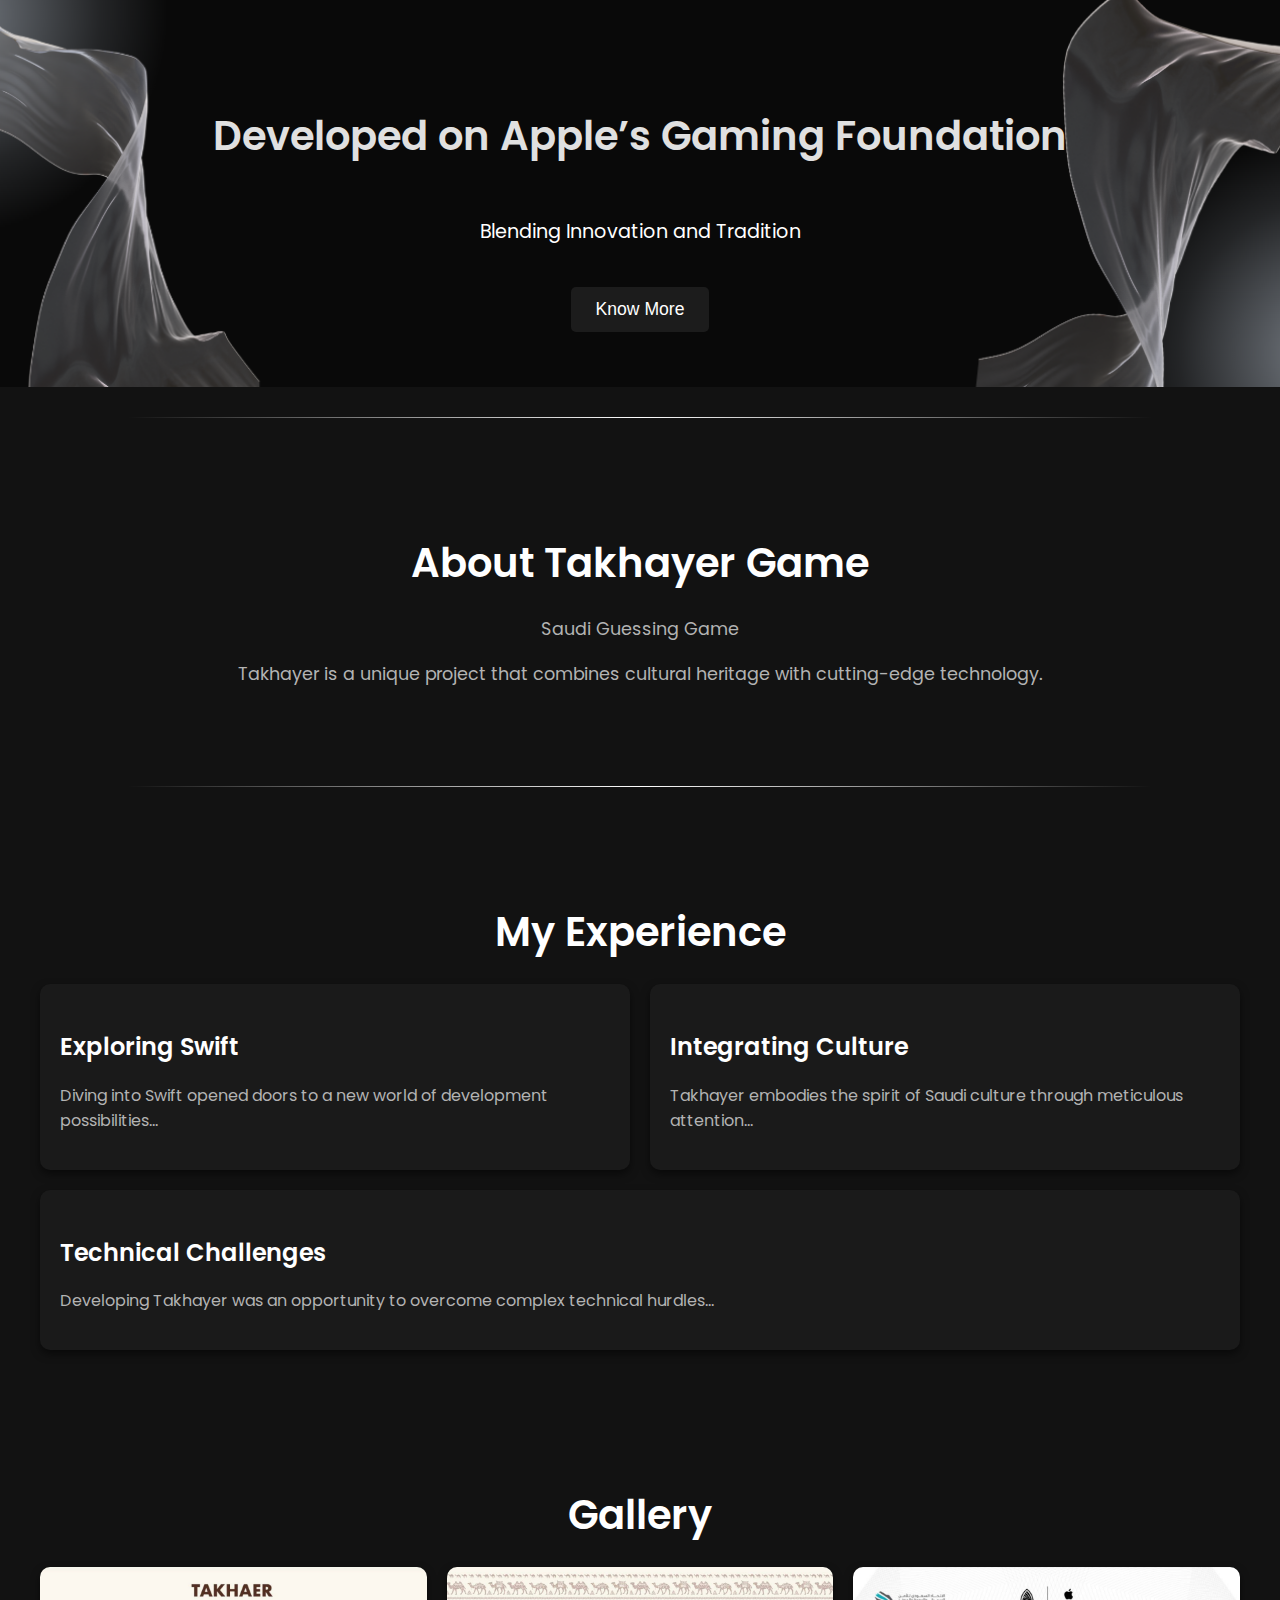
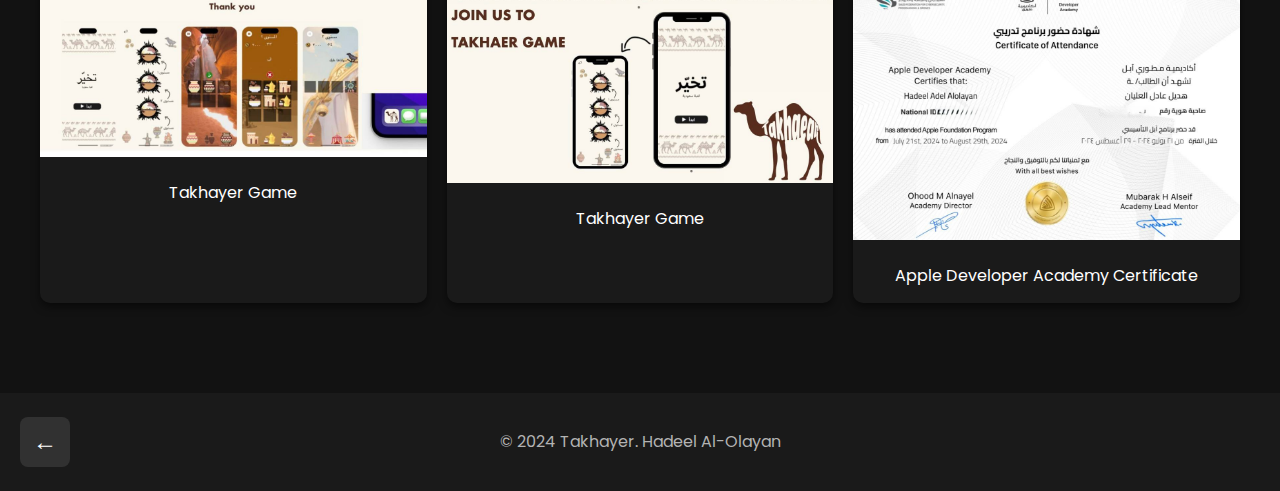
<file: takhayer-game.html>
<!DOCTYPE html>
<html lang="en">
  <head>
    <meta charset="UTF-8">
    <meta name="viewport" content="width=device-width, initial-scale=1.0">
    <title>TAKHAER | Modern Showcase</title>
  
   
    <link rel="icon" href="Hadeel Alolayan.png" type="image/png">
    
    <link href="https://fonts.googleapis.com/css2?family=Poppins:wght@400;600&display=swap" rel="stylesheet"> <!-- Using Poppins -->
  <meta charset="UTF-8">
  <meta name="viewport" content="width=device-width, initial-scale=1.0">
  <title>TAKHAER | Modern Showcase</title>
  <link href="https://fonts.googleapis.com/css2?family=Poppins:wght@400;600&display=swap" rel="stylesheet"> <!-- Using Poppins -->
  <style>
    body {
      font-family: 'Poppins', sans-serif; 
      margin: 0;
      padding: 0;
      background-color: #121212; 
      color: #d9d9d9; 
      line-height: 1.6;
    }

    a {
      color: #fff; 
      text-decoration: none;
      transition: color 0.3s ease;
    }

    a:hover {
      color: #fff; 
    }

    header {
      background: url('idk.png') no-repeat center center;
      background-size: cover;
      color: #fff;
      text-align: center;
      padding: 55px 0;
    }

    header h1 {
      font-family: 'Poppins', sans-serif; 
      color: #e0e0e0;
      padding: 22px;
      font-size: 2.5rem;
      font-weight: 600; 
    }

    header p {
      font-size: 1.2rem;
      margin-top: 10px;
    }

    header .cta {
      margin-top: 20px;
      padding: 12px 25px;
      background-color: #1c1c1c;
      color: #ffffff;
      border: none;
      border-radius: 5px;
      cursor: pointer;
      font-size: 1.1rem;
      transition: background-color 0.3s ease;
    }

    header .cta:hover {
      background-color: #0d0d0d;
    }

    section {
      padding: 50px 20px;
    }

    .section-title {
      font-family: 'Poppins', sans-serif;
      font-size: 2.5rem;
      text-align: center;
      margin-bottom: 20px;
      color: #ffffff;
      font-weight: 600;
    }

    .divider {
      width: 80%;
      margin: 30px auto;
      height: 1px;
      background: linear-gradient(to right, transparent, #fff, transparent);
      border: none;
    }

    .about {
      max-width: 900px;
      margin: 0 auto;
      text-align: center;
      font-size: 1.1rem;
      color: #b3b3b3;
    }

    .experience {
      display: flex;
      flex-wrap: wrap;
      gap: 20px;
      max-width: 1200px;
      margin: 0 auto;
    }

    .experience-card {
      flex: 1 1 calc(33.333% - 20px);
      background-color: #1a1a1a;
      padding: 20px;
      border-radius: 10px;
      box-shadow: 0 4px 8px rgba(0, 0, 0, 0.5);
      transition: transform 0.3s, box-shadow 0.3s;
    }

    .experience-card:hover {
      transform: translateY(-10px);
      box-shadow: 0 8px 16px rgba(0, 0, 0, 0.7);
    }

    .experience-card h3 {
      color: #ffffff;
      font-size: 1.5rem;
      margin-bottom: 10px;
      font-weight: 600;
    }

    .experience-card p {
      color: #b3b3b3;
      font-size: 1rem;
    }

    .gallery {
      display: grid;
      grid-template-columns: repeat(auto-fit, minmax(300px, 1fr));
      gap: 20px;
      max-width: 1200px;
      margin: 0 auto;
    }

    .gallery-card {
      position: relative;
      background-color: #1a1a1a;
      border-radius: 10px;
      overflow: hidden;
      box-shadow: 0 4px 8px rgba(0, 0, 0, 0.5);
      transition: transform 0.3s, box-shadow 0.3s;
    }

    .gallery-card:hover {
      transform: translateY(-10px);
      box-shadow: 0 8px 16px rgba(0, 0, 0, 0.7);
    }

    .gallery-card img {
      width: 100%;
      height: auto;
    }

    .gallery-card .caption {
      padding: 15px;
      text-align: center;
      color: #ffffff;
    }

    footer {
      background-color: #1a1a1a;
      color: #b3b3b3;
      text-align: center;
      padding: 20px 0;
      margin-top: 40px;
      position: relative; 
    }

    .back-button {
      position: absolute;
      left: 20px;
      top: 50%;
      transform: translateY(-50%);
      display: flex;
      align-items: center;
      justify-content: center;
      width: 50px;
      height: 50px;
      background-color: rgba(255, 255, 255, 0.1); 
      border-radius: 8px; 
      cursor: pointer;
      transition: all 0.3s ease;
      text-decoration: none;
    }

    .back-button:hover {
      background-color: rgba(255, 255, 255, 0.3); 
    }

    .back-button::before {
      content: "←"; 
      font-size: 24px;
      color: white; 
    }
  </style>
</head>
<body>

<header>
  <h1> Developed on Apple’s Gaming Foundation</h1>
  <p>Blending Innovation and Tradition</p>
  <button class="cta" onclick="document.getElementById('gallery').scrollIntoView({ behavior: 'smooth' });">Know More</button>
</header>

<hr class="divider">

<section>
  <h2 class="section-title">About Takhayer Game</h2>
  <div class="about">
    <p>
      Saudi Guessing Game
    </p>
    <p>
      Takhayer is a unique project that combines cultural heritage with cutting-edge technology.
    </p>
  </div>
</section>

<hr class="divider">

<section>
  <h2 class="section-title">My Experience</h2>
  <div class="experience">
    <div class="experience-card">
      <h3>Exploring Swift</h3>
      <p>Diving into Swift opened doors to a new world of development possibilities...</p>
    </div>
    <div class="experience-card">
      <h3>Integrating Culture</h3>
      <p>Takhayer embodies the spirit of Saudi culture through meticulous attention...</p>
    </div>
    <div class="experience-card">
      <h3>Technical Challenges</h3>
      <p>Developing Takhayer was an opportunity to overcome complex technical hurdles...</p>
    </div>
  </div>
</section>

<section id="gallery">
  <h2 class="section-title">Gallery</h2>
  <div class="gallery">
    <div class="gallery-card">
      <img src="photo_5780388354322450062_y.jpg" alt="TAKHAER ">
      <div class="caption">Takhayer Game</div>
    </div>
    <div class="gallery-card">
      <img src="photo_5780388354322450063_y.jpg" alt="TAKHAER ">
      <div class="caption">Takhayer Game</div>
    </div>
    <div class="gallery-card">
      <img src="photo_5780388354322450064_y.jpg" alt="Certificate">
      <div class="caption">Apple Developer Academy Certificate</div>
    </div>
  </div>
</section>

<footer>
  <a href="index.html" class="back-button" title="Back to Home"></a>
  <p>&copy; 2024 Takhayer.  Hadeel Al-Olayan</p>
</footer>

</body>
</html>
</file>
